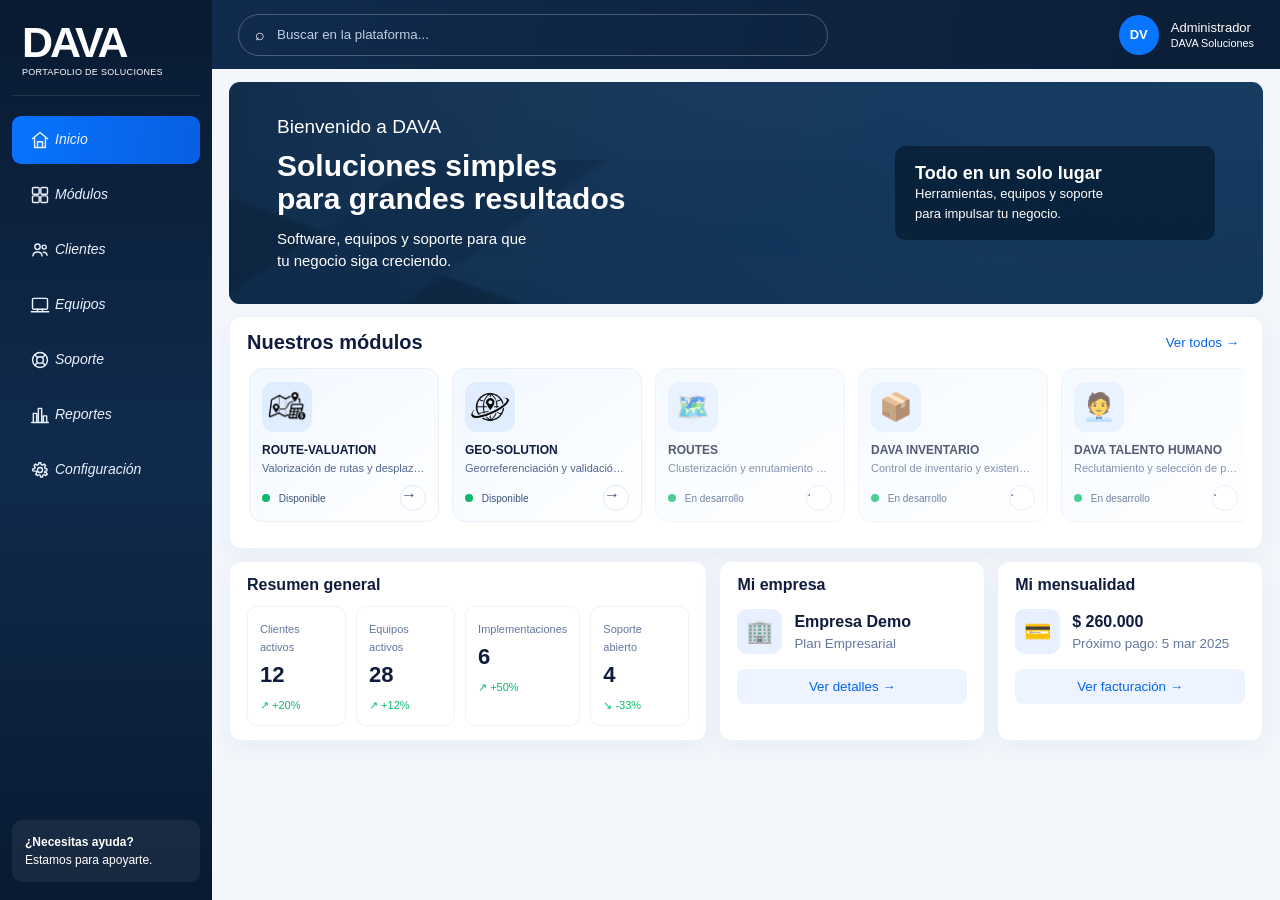
<file: index.html>
<!DOCTYPE html>
<html lang="es">
<head>
<meta charset="UTF-8">
<meta name="viewport" content="width=device-width, initial-scale=1.0">
<title>DAVA | Plataforma Central</title>
<link rel="stylesheet" href="styles.css">
</head>

<body>
<div class="app">
<aside class="sidebar">
 <div class="brand"><b>DAVA</b><small>PORTAFOLIO DE SOLUCIONES</small></div>
 <nav>
  <button class="active" data-view="home"><span class="nav-icon"><svg viewBox="0 0 24 24" aria-hidden="true"><path d="M3 10.5 12 3l9 7.5"/><path d="M5.5 9.5V21h13V9.5M9 21v-7h6v7"/></svg></span><i class="label">Inicio</i></button>
  <button data-view="modules"><span class="nav-icon"><svg viewBox="0 0 24 24" aria-hidden="true"><rect x="3" y="3" width="8" height="8" rx="1.5"/><rect x="13" y="3" width="8" height="8" rx="1.5"/><rect x="3" y="13" width="8" height="8" rx="1.5"/><rect x="13" y="13" width="8" height="8" rx="1.5"/></svg></span><i class="label">Módulos</i></button>
  <button data-view="clients"><span class="nav-icon"><svg viewBox="0 0 24 24" aria-hidden="true"><circle cx="9" cy="8" r="3.2"/><path d="M3.5 19c.4-3 2.5-4.6 5.5-4.6s5.1 1.6 5.5 4.6"/><circle cx="17" cy="8.5" r="2.4"/><path d="M16 14.7c2.5 0 4.2 1.3 4.5 3.5"/></svg></span><i class="label">Clientes</i></button>
  <button data-view="equipment"><span class="nav-icon"><svg viewBox="0 0 24 24" aria-hidden="true"><rect x="3" y="4" width="18" height="13" rx="1.5"/><path d="M1.5 20h21M9 17v3m6-3v3"/></svg></span><i class="label">Equipos</i></button>
  <button data-view="support"><span class="nav-icon"><svg viewBox="0 0 24 24" aria-hidden="true"><circle cx="12" cy="12" r="9"/><circle cx="12" cy="12" r="4"/><path d="m5.6 5.6 3.5 3.5m5.8 5.8 3.5 3.5m0-12.8-3.5 3.5m-5.8 5.8-3.5 3.5"/></svg></span><i class="label">Soporte</i></button>
  <button data-view="reports"><span class="nav-icon"><svg viewBox="0 0 24 24" aria-hidden="true"><path d="M4 20V10h4v10M10 20V4h4v16M16 20v-7h4v7"/><path d="M2 21h20"/></svg></span><i class="label">Reportes</i></button>
  <button data-view="settings"><span class="nav-icon"><svg viewBox="0 0 24 24" aria-hidden="true"><circle cx="12" cy="12" r="3"/><path d="m19.4 15 .1.1 1.2 1.9-1.7 1.7-1.9-1.2-.1-.1a7.5 7.5 0 0 1-1.6.7l-.4 2.2h-2.4l-.4-2.2a7.5 7.5 0 0 1-1.6-.7l-.1.1-1.9 1.2-1.7-1.7 1.2-1.9.1-.1a7.5 7.5 0 0 1-.7-1.6L3.3 13V10.6l2.2-.4a7.5 7.5 0 0 1 .7-1.6l-.1-.1-1.2-1.9 1.7-1.7 1.9 1.2.1.1a7.5 7.5 0 0 1 1.6-.7l.4-2.2H13l.4 2.2a7.5 7.5 0 0 1 1.6.7l.1-.1 1.9-1.2 1.7 1.7-1.2 1.9-.1.1a7.5 7.5 0 0 1 .7 1.6l2.2.4V13l-2.2.4a7.5 7.5 0 0 1-.7 1.6Z"/></svg></span><i class="label">Configuración</i></button>
 </nav>
 <div class="side-help"><b>¿Necesitas ayuda?</b><br>Estamos para apoyarte.</div>
</aside>
<main>
 <header class="topbar"><label class="search">⌕ <input id="globalSearch" placeholder="Buscar en la plataforma..."></label><div class="user"><div class="avatar">DV</div><span>Administrador<br><small>DAVA Soluciones</small></span></div></header>
 <div class="content">
  <div class="dashboard" id="dashboard">
   <section class="hero"><div class="hero-copy"><p class="welcome">Bienvenido a DAVA</p><h1>Soluciones simples<br>para grandes resultados</h1><p>Software, equipos y soporte para que<br>tu negocio siga creciendo.</p></div><div class="hero-note"><b>Todo en un solo lugar</b><p>Herramientas, equipos y soporte<br>para impulsar tu negocio.</p></div></section>
   <section class="section" id="moduleSection"><div class="section-head"><h2>Nuestros módulos</h2><button class="link" onclick="showModules()">Ver todos →</button></div><div class="modules" id="moduleGrid"></div></section>
   <div class="lower">
    <section class="panel wide"><h3>Resumen general</h3><div class="stats">
     <div class="stat"><small>Clientes activos</small><b>12</b><span class="green">↗ +20%</span></div><div class="stat"><small>Equipos activos</small><b>28</b><span class="green">↗ +12%</span></div><div class="stat"><small>Implementaciones</small><b>6</b><span class="green">↗ +50%</span></div><div class="stat"><small>Soporte abierto</small><b>4</b><span class="green">↘ -33%</span></div>
    </div></section>
    <section class="panel"><h3>Mi empresa</h3><div class="company"><div class="company-icon">🏢</div><div><b>Empresa Demo</b><small>Plan Empresarial</small></div></div><button class="soft" onclick="openUtility('Mi empresa','./pages/empresa.html')">Ver detalles →</button></section>
    <section class="panel"><h3>Mi mensualidad</h3><div class="company"><div class="company-icon">💳</div><div><b>$ 260.000</b><small>Próximo pago: 5 mar 2025</small></div></div><button class="soft" onclick="openUtility('Facturación','./pages/facturacion.html')">Ver facturación →</button></section>
   </div>
  </div>
  <section class="workspace" id="workspace"><div class="workspace-head"><button class="back" onclick="backHome()">← Volver al inicio</button><strong id="workspaceTitle">Módulo</strong><small id="workspacePath"></small><button class="fullscreen-toggle" id="fullscreenToggle" onclick="toggleModuleFullscreen()">⛶ Ver en pantalla completa</button></div><iframe id="moduleFrame" title="Contenido del módulo" src="about:blank"></iframe></section>
 </div>
</main>
</div>
<script src="script.js"></script>
</body>
</html>
</file>
<file: styles.css>
:root {
    --navy: #0b203b;
    --blue: #0866ed;
    --ink: #101b3d;
    --muted: #64749a;
    --line: #e7edf7;
    --bg: #f3f7fc;
}

* {
    box-sizing: border-box;
}

body {
    margin: 0;
    background: var(--bg);
    font-family: Inter, "Segoe UI", Arial, sans-serif;
    color: var(--ink);
}

.app {
    min-height: 100vh;
    display: grid;
    grid-template-columns: 212px 1fr;
}

.sidebar {
    background: linear-gradient(180deg, #081a31, #102b4d, #081a31);
    color: #fff;
    padding: 18px 12px;
    display: flex;
    flex-direction: column;
}

.brand {
    padding: 0 10px 18px;
    border-bottom: 1px solid #ffffff18;
    margin-bottom: 20px;
}

.brand b {
    font-size: 43px;
    letter-spacing: -3px;
}

.brand small {
    display: block;
    font-size: 9px;
    letter-spacing: .3px;
}

nav {
    display: grid;
    gap: 7px;
}

nav button {
    border: 0;
    border-radius: 9px;
    padding: 13px;
    background: transparent;
    color: #eaf1ff;
    text-align: left;
    font-size: 14px;
    cursor: pointer;
}

nav button.active,
nav button:hover {
    background: linear-gradient(100deg, #0874ff, #075fe0);
}

nav button span {
    display: inline-block;
    width: 30px;
    font-size: 18px;
}

nav button .nav-icon {
    width: 30px;
    height: 22px;
    vertical-align: middle;
    display: inline-flex;
    align-items: center;
    justify-content: center;
}

nav button .nav-icon svg {
    width: 20px;
    height: 20px;
    fill: none;
    stroke: currentColor;
    stroke-width: 1.7;
    stroke-linecap: round;
    stroke-linejoin: round;
}

@media(max-width:800px) {
    nav button .nav-icon {
        width: auto;
    }
}

.side-help {
    margin-top: auto;
    background: #ffffff10;
    padding: 13px;
    border-radius: 10px;
    font-size: 12px;
    line-height: 1.5;
}

main {
    min-width: 0;
}

.topbar {
    height: 69px;
    background: linear-gradient(100deg, #102b4d, #0b1e37);
    display: flex;
    align-items: center;
    padding: 0 26px;
    color: white;
    gap: 20px;
}

.search {
    max-width: 590px;
    flex: 1;
    border: 1px solid #ffffff40;
    border-radius: 25px;
    padding: 11px 16px;
    display: flex;
    gap: 10px;
}

.search input {
    border: 0;
    outline: 0;
    background: none;
    color: white;
    width: 100%;
}

.search input::placeholder {
    color: #c2cde0;
}

.user {
    margin-left: auto;
    font-size: 13px;
    display: flex;
    align-items: center;
    gap: 12px;
}

.avatar {
    background: #0875ff;
    border-radius: 50%;
    width: 40px;
    height: 40px;
    display: grid;
    place-items: center;
    font-weight: bold;
}

.content {
    padding: 13px 17px;
    max-width: 1800px;
    margin: auto;
}

.hero {
    height: 222px;
    border-radius: 11px;
    color: white;
    padding: 30px 48px;
    display: flex;
    align-items: center;
    position: relative;
    overflow: hidden;
    background: linear-gradient(100deg, #092544eF, #173f68aa), linear-gradient(145deg, #8aaacb, #234b74 55%, #0c243d);
}

.hero:after {
    content: "";
    position: absolute;
    inset: 35% 0 0;
    background: linear-gradient(145deg, transparent 15%, #102b4b 16% 30%, transparent 31%), linear-gradient(20deg, #0c243d 20%, transparent 21%);
    opacity: .7;
}

.hero-copy {
    position: relative;
    z-index: 1;
}

.hero .welcome {
    font-size: 19px;
    margin: 0 0 7px;
}

.hero h1 {
    font-size: 30px;
    line-height: 1.1;
    margin: 0 0 13px;
}

.hero p {
    font-size: 15px;
    line-height: 1.5;
    margin: 0;
}

.hero-note {
    z-index: 1;
    margin-left: auto;
    background: #061a30bb;
    padding: 17px 20px;
    border-radius: 10px;
    width: 320px;
}

.hero-note b {
    font-size: 18px;
}

.hero-note p {
    font-size: 13px;
}

.section,
.panel {
    background: white;
    border: 1px solid #edf1f8;
    border-radius: 12px;
    padding: 14px 17px;
    margin-top: 12px;
    box-shadow: 0 8px 24px #1c37630d;
}

.section-head {
    display: flex;
    align-items: center;
    justify-content: space-between;
    margin-bottom: 12px;
}

.section h2 {
    font-size: 20px;
    margin: 0;
}

.link {
    border: 0;
    background: none;
    color: #0565ee;
    cursor: pointer;
}

.modules {
    display: flex;
    flex-wrap: nowrap;
    gap: 13px;
    overflow-x: auto;
    overflow-y: hidden;
    padding: 2px 2px 12px;
    scrollbar-width: thin;
    scrollbar-color: #9bb9df #edf4ff;
    overscroll-behavior-x: contain;
}

.modules::-webkit-scrollbar {
    height: 8px;
}

.modules::-webkit-scrollbar-track {
    background: #edf4ff;
    border-radius: 8px;
}

.modules::-webkit-scrollbar-thumb {
    background: #9bb9df;
    border-radius: 8px;
}

.module {
    flex: 0 0 190px;
    width: 190px;
}

.module {
    min-width: 0;
    text-align: left;
    border: 1px solid #eaf0f8;
    border-radius: 13px;
    padding: 13px 12px 10px;
    background: linear-gradient(145deg, #f1f8ff, #fff);
    cursor: pointer;
    color: var(--ink);
    transition: .18s;
}

.module:hover {
    transform: translateY(-3px);
    box-shadow: 0 9px 20px #1950961f;
    border-color: #c9dcfa;
}

.module-icon {
    width: 50px;
    height: 50px;
    border-radius: 12px;
    display: grid;
    place-items: center;
    background: #e0edff;
    margin-bottom: 11px;
    overflow: hidden;
    font-size: 27px;
}

.module-icon img {
    width: 100%;
    height: 100%;
    object-fit: contain;
    padding: 5px;
}

.module-icon img {
    width: 100%;
    height: 100%;
    object-fit: contain;
    padding: 5px;
}

.module strong {
    display: block;
    font-size: 12px;
    white-space: nowrap;
    overflow: hidden;
    text-overflow: ellipsis;
    margin-bottom: 5px;
}

.module small {
    display: block;
    color: #52658e;
    font-size: 11px;
    white-space: nowrap;
    overflow: hidden;
    text-overflow: ellipsis;
}

.module-foot {
    display: flex;
    justify-content: space-between;
    align-items: center;
    margin-top: 11px;
    font-size: 10px;
    color: #3d527c;
}

.dot {
    display: inline-block;
    width: 8px;
    height: 8px;
    border-radius: 50%;
    background: #08b96b;
    margin-right: 6px;
}

.arrow {
    border: 1px solid #e1e9f5;
    border-radius: 50%;
    width: 26px;
    height: 26px;
    background: white;
    font-size: 16px;
}

.lower {
    display: grid;
    grid-template-columns: 1.8fr 1fr 1fr;
    gap: 12px;
    margin-top: 12px;
}

.panel {
    margin: 0;
}

.panel h3 {
    font-size: 16px;
    margin: 0 0 12px;
}

.stats {
    display: grid;
    grid-template-columns: repeat(4, 1fr);
    gap: 10px;
}

.stat {
    border: 1px solid #edf1f8;
    border-radius: 10px;
    padding: 12px;
}

.stat small {
    font-size: 11px;
    color: #63779f;
}

.stat b {
    display: block;
    font-size: 22px;
    margin: 7px 0;
}

.green {
    color: #08b96b;
    font-size: 11px;
}

.company {
    display: flex;
    align-items: center;
    gap: 12px;
    margin: 15px 0;
}

.company-icon {
    width: 45px;
    height: 45px;
    background: #e8f0ff;
    border-radius: 10px;
    display: grid;
    place-items: center;
    font-size: 22px;
}

.company small {
    display: block;
    color: #63779f;
    margin-top: 5px;
}

.soft {
    border: 0;
    border-radius: 8px;
    background: #edf4ff;
    color: #0565ee;
    padding: 10px;
    width: 100%;
    cursor: pointer;
}

.workspace {
    display: none;
    background: white;
    border: 1px solid var(--line);
    border-radius: 12px;
    overflow: hidden;
    margin-top: 12px;
    min-height: calc(100vh - 95px);
}

.workspace.active {
    display: flex;
    flex-direction: column;
}

.workspace-head {
    height: 54px;
    display: flex;
    align-items: center;
    padding: 0 16px;
    border-bottom: 1px solid var(--line);
    gap: 12px;
}

.workspace-head strong {
    font-size: 14px;
}

.workspace-head small {
    color: var(--muted);
}

.back {
    border: 1px solid var(--line);
    background: #f7faff;
    color: #17417c;
    border-radius: 7px;
    padding: 7px 11px;
    cursor: pointer;
}

.workspace iframe {
    border: 0;
    width: 100%;
    flex: 1;
    min-height: 650px;
    background: white;
}

.dashboard.hidden {
    display: none;
}

@media(max-width:1250px) {
    .lower {
        grid-template-columns: 1fr 1fr;
    }

    .lower .wide {
        grid-column: 1/-1;
    }
}

@media(max-width:800px) {
    .app {
        grid-template-columns: 70px 1fr;
    }

    .sidebar {
        padding: 14px 7px;
    }

    .brand {
        padding: 0;
        text-align: center;
    }

    .brand b {
        font-size: 23px;
    }

    .brand small,
    nav button .label,
    .side-help {
        display: none;
    }

    nav button {
        text-align: center;
        padding: 13px 3px;
    }

    nav button span {
        width: auto;
    }

    .hero {
        padding: 22px;
    }

    .hero-note {
        display: none;
    }

    .lower {
        grid-template-columns: 1fr;
    }

    .lower .wide {
        grid-column: auto;
    }
}

@media(max-width:550px) {
    .stats {
        grid-template-columns: repeat(2, 1fr);
    }

    .topbar {
        padding: 0 12px;
    }

    .content {
        padding: 10px;
    }

    .hero h1 {
        font-size: 25px;
    }

    .module {
        flex-basis: 170px;
        width: 170px;
    }
}

/* Pantalla completa del módulo dentro de la plataforma */
.workspace.fullscreen {
    position: fixed;
    inset: 0;
    z-index: 9999;
    width: 100vw;
    height: 100vh;
    min-height: 0;
    margin: 0;
    border: 0;
    border-radius: 0;
    background: white;
}

.workspace.fullscreen .workspace-head {
    border: none;
    min-height: 52px;
    justify-content: center;
    position: absolute;
    width: 100%;
    padding: 0 12px;
    z-index: 1;
}

.workspace.fullscreen .workspace-head .back,
.workspace.fullscreen .workspace-head strong,
.workspace.fullscreen .workspace-head small {
    display: none;
}

.workspace.fullscreen .fullscreen-toggle {
    position: static;
    opacity: 30%;
    margin: auto;
}

.workspace.fullscreen iframe {
    width: 100%;
    height: calc(100vh - 52px);
    min-height: 0;
    flex: 1;
}

.fullscreen-toggle {
    border: 1px solid #dce7f5;
    background: #f4f8ff;
    color: #17417c;
    border-radius: 7px;
    padding: 7px 11px;
    cursor: pointer;
    font: inherit;
    font-size: 13px;
    margin-left: auto;
    white-space: nowrap;
}

.fullscreen-toggle:hover {
    background: #e8f1ff;
}

.workspace.fullscreen .fullscreen-toggle {
    margin: 0;
}

@media(max-width:800px) {
    .workspace-head {
        gap: 8px;
        padding: 0 8px;
    }
    .fullscreen-toggle {
        padding: 7px 8px;
        font-size: 12px;
    }
}
</file>
